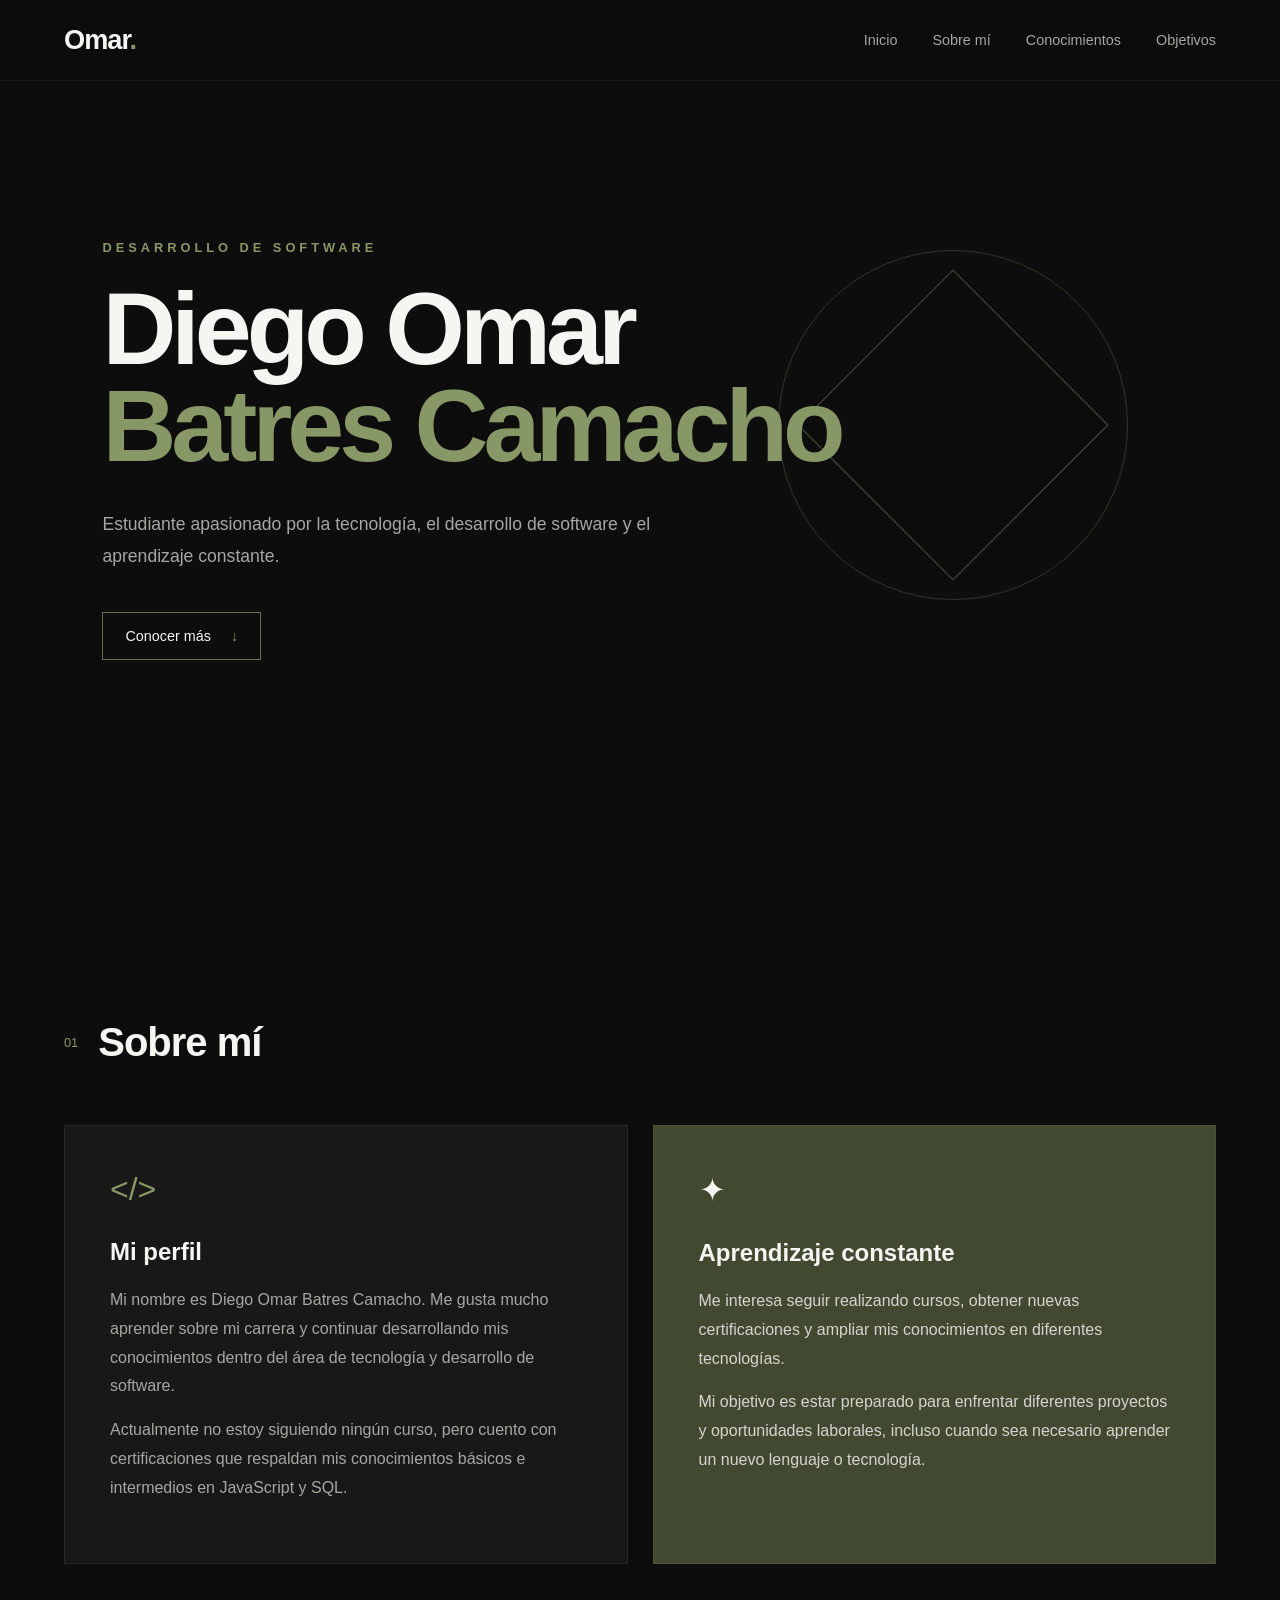
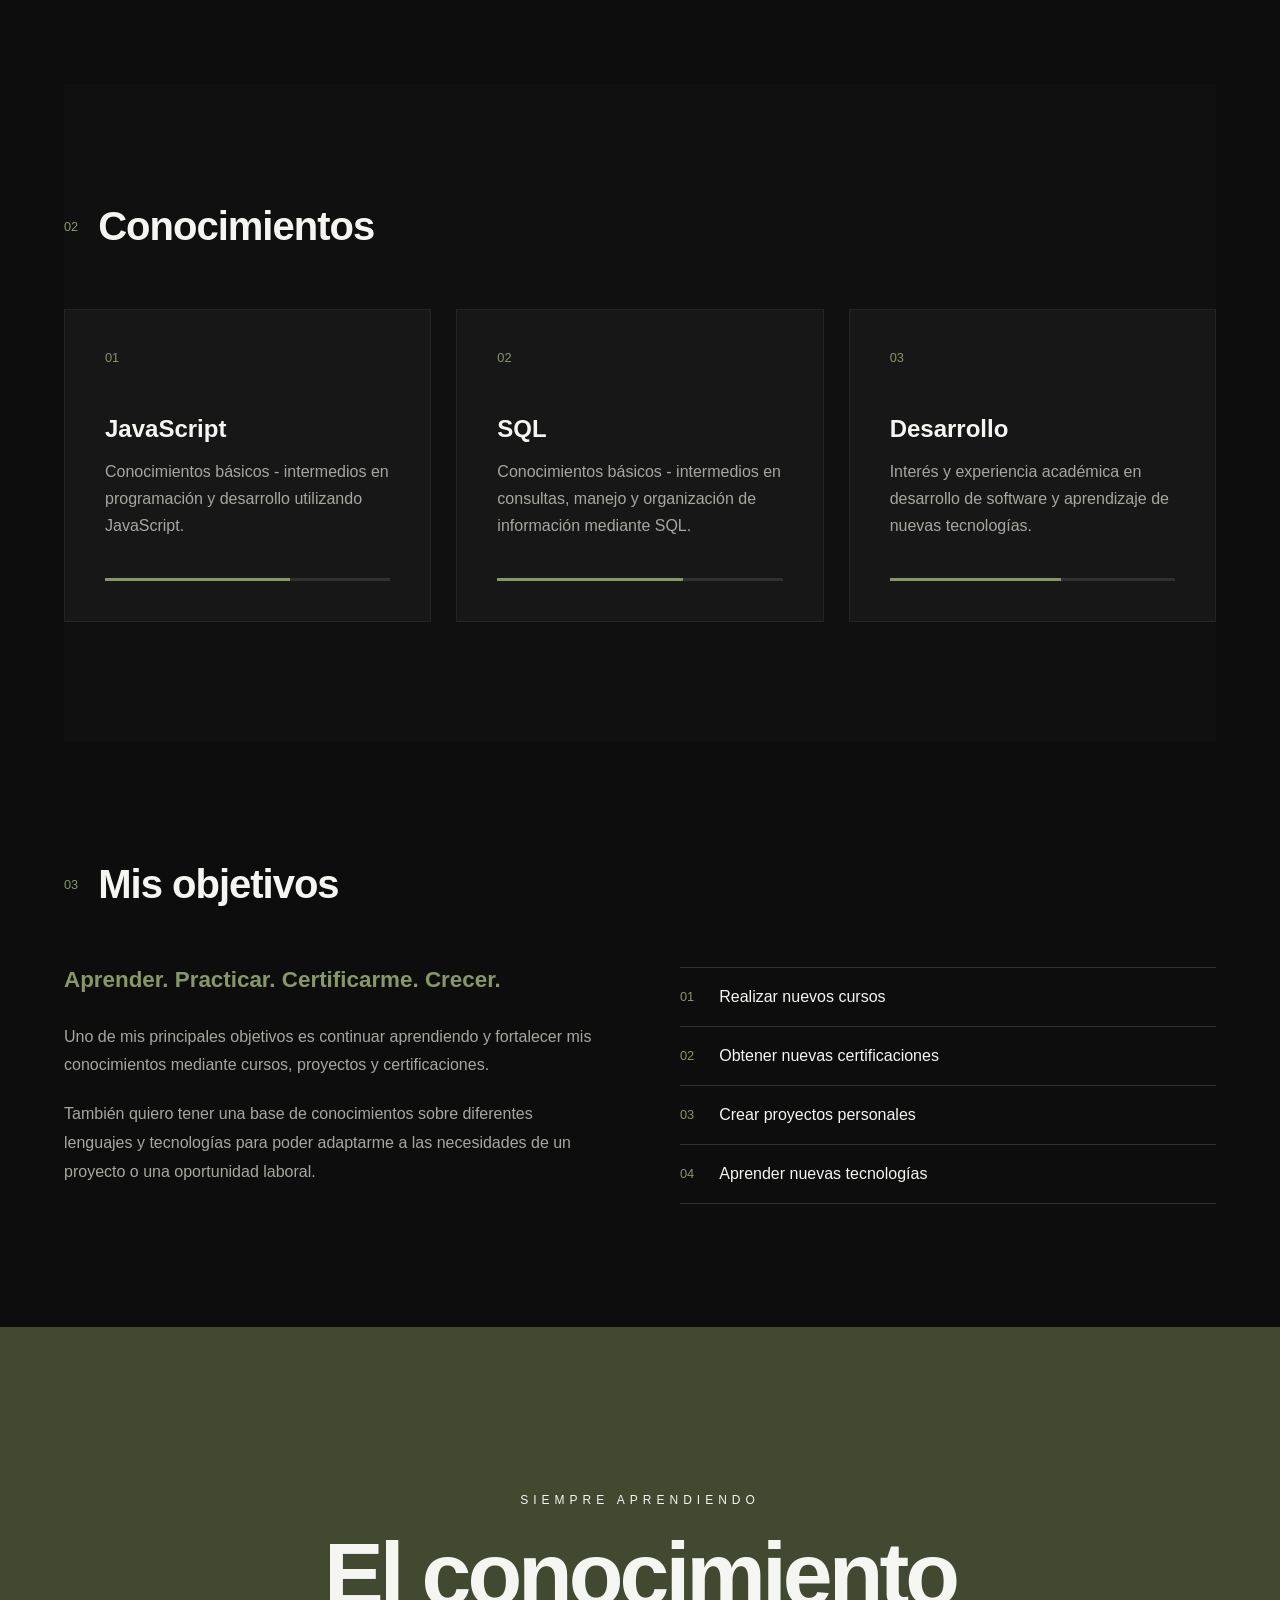
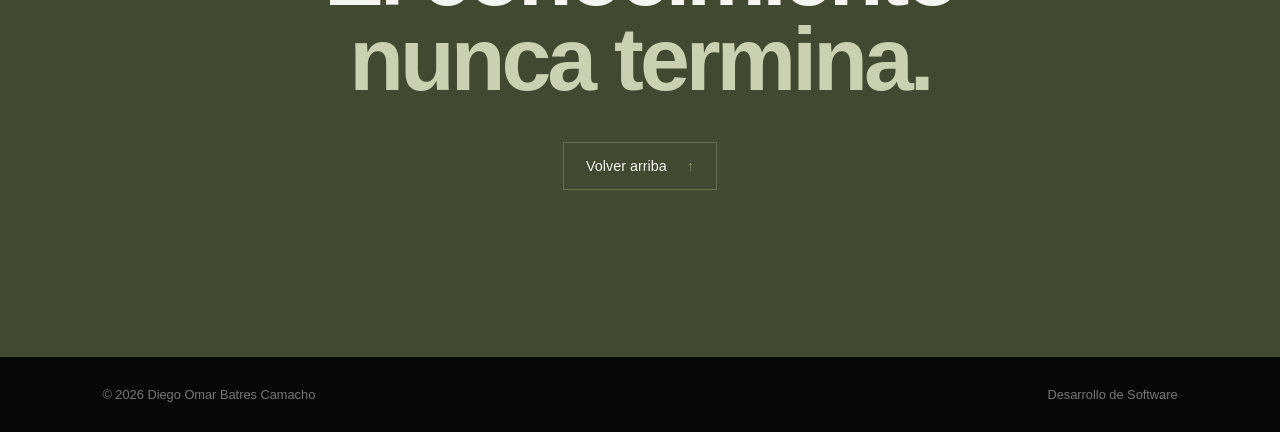
<file: Omar/index.html>
<!DOCTYPE html>
<html lang="es">
<head>
    <meta charset="UTF-8">
    <meta name="viewport" content="width=device-width, initial-scale=1.0">

    <title>Diego Omar Batres Camacho</title>

    <link rel="stylesheet" href="style.css">
</head>

<body>

    <!-- Navegación -->
    <header class="header">
        <nav class="navbar">

            <a href="#inicio" class="logo">
                Omar<span>.</span>
            </a>

            <ul class="nav-links">
                <li><a href="#inicio">Inicio</a></li>
                <li><a href="#sobre-mi">Sobre mí</a></li>
                <li><a href="#conocimientos">Conocimientos</a></li>
                <li><a href="#objetivos">Objetivos</a></li>
            </ul>

            <button class="menu-btn" id="menuBtn">
                ☰
            </button>

        </nav>
    </header>


    <!-- Inicio -->
    <main>

        <section class="hero" id="inicio">

            <div class="hero-content">

                <p class="hero-subtitle">
                    DESARROLLO DE SOFTWARE
                </p>

                <h1>
                    Diego Omar<br>
                    <span>Batres Camacho</span>
                </h1>

                <p class="hero-description">
                    Estudiante apasionado por la tecnología, el desarrollo
                    de software y el aprendizaje constante.
                </p>

                <a href="#sobre-mi" class="main-button">
                    Conocer más
                    <span>↓</span>
                </a>

            </div>

            <div class="hero-decoration">
                <div class="circle"></div>
                <div class="square"></div>
            </div>

        </section>


        <!-- Sobre mí -->
        <section class="section" id="sobre-mi">

            <div class="section-title">
                <span>01</span>
                <h2>Sobre mí</h2>
            </div>

            <div class="about-container">

                <div class="about-card reveal">

                    <div class="card-icon">
                        &lt;/&gt;
                    </div>

                    <h3>Mi perfil</h3>

                    <p>
                        Mi nombre es Diego Omar Batres Camacho. Me gusta
                        mucho aprender sobre mi carrera y continuar
                        desarrollando mis conocimientos dentro del área
                        de tecnología y desarrollo de software.
                    </p>

                    <p>
                        Actualmente no estoy siguiendo ningún curso,
                        pero cuento con certificaciones que respaldan
                        mis conocimientos básicos e intermedios en
                        JavaScript y SQL.
                    </p>

                </div>

                <div class="about-card dark-card reveal">

                    <div class="card-icon">
                        ✦
                    </div>

                    <h3>Aprendizaje constante</h3>

                    <p>
                        Me interesa seguir realizando cursos,
                        obtener nuevas certificaciones y ampliar
                        mis conocimientos en diferentes tecnologías.
                    </p>

                    <p>
                        Mi objetivo es estar preparado para enfrentar
                        diferentes proyectos y oportunidades laborales,
                        incluso cuando sea necesario aprender un nuevo
                        lenguaje o tecnología.
                    </p>

                </div>

            </div>

        </section>


        <!-- Conocimientos -->
        <section class="section knowledge-section" id="conocimientos">

            <div class="section-title">
                <span>02</span>
                <h2>Conocimientos</h2>
            </div>

            <div class="skills-container">

                <div class="skill-card reveal">
                    <div class="skill-number">01</div>

                    <h3>JavaScript</h3>

                    <p>
                        Conocimientos básicos - intermedios en
                        programación y desarrollo utilizando JavaScript.
                    </p>

                    <div class="skill-bar">
                        <div class="skill-progress javascript"></div>
                    </div>
                </div>


                <div class="skill-card reveal">
                    <div class="skill-number">02</div>

                    <h3>SQL</h3>

                    <p>
                        Conocimientos básicos - intermedios en consultas,
                        manejo y organización de información mediante SQL.
                    </p>

                    <div class="skill-bar">
                        <div class="skill-progress sql"></div>
                    </div>
                </div>


                <div class="skill-card reveal">
                    <div class="skill-number">03</div>

                    <h3>Desarrollo</h3>

                    <p>
                        Interés y experiencia académica en desarrollo
                        de software y aprendizaje de nuevas tecnologías.
                    </p>

                    <div class="skill-bar">
                        <div class="skill-progress development"></div>
                    </div>
                </div>

            </div>

        </section>


        <!-- Objetivos -->
        <section class="section objectives-section" id="objetivos">

            <div class="section-title">
                <span>03</span>
                <h2>Mis objetivos</h2>
            </div>

            <div class="objective-content reveal">

                <div class="objective-text">

                    <p class="highlight">
                        Aprender. Practicar. Certificarme. Crecer.
                    </p>

                    <p>
                        Uno de mis principales objetivos es continuar
                        aprendiendo y fortalecer mis conocimientos
                        mediante cursos, proyectos y certificaciones.
                    </p>

                    <p>
                        También quiero tener una base de conocimientos
                        sobre diferentes lenguajes y tecnologías para
                        poder adaptarme a las necesidades de un proyecto
                        o una oportunidad laboral.
                    </p>

                </div>

                <div class="objective-list">

                    <div class="objective-item">
                        <span>01</span>
                        <p>Realizar nuevos cursos</p>
                    </div>

                    <div class="objective-item">
                        <span>02</span>
                        <p>Obtener nuevas certificaciones</p>
                    </div>

                    <div class="objective-item">
                        <span>03</span>
                        <p>Crear proyectos personales</p>
                    </div>

                    <div class="objective-item">
                        <span>04</span>
                        <p>Aprender nuevas tecnologías</p>
                    </div>

                </div>

            </div>

        </section>


        <!-- Cierre -->
        <section class="final-section">

            <div class="final-content reveal">

                <p>SIEMPRE APRENDIENDO</p>

                <h2>
                    El conocimiento<br>
                    <span>nunca termina.</span>
                </h2>

                <a href="#inicio" class="main-button">
                    Volver arriba
                    <span>↑</span>
                </a>

            </div>

        </section>

    </main>


    <footer class="footer">

        <p>
            © 2026 Diego Omar Batres Camacho
        </p>

        <p>
            Desarrollo de Software
        </p>

    </footer>


    <script src="script.js"></script>

</body>
</html>
</file>
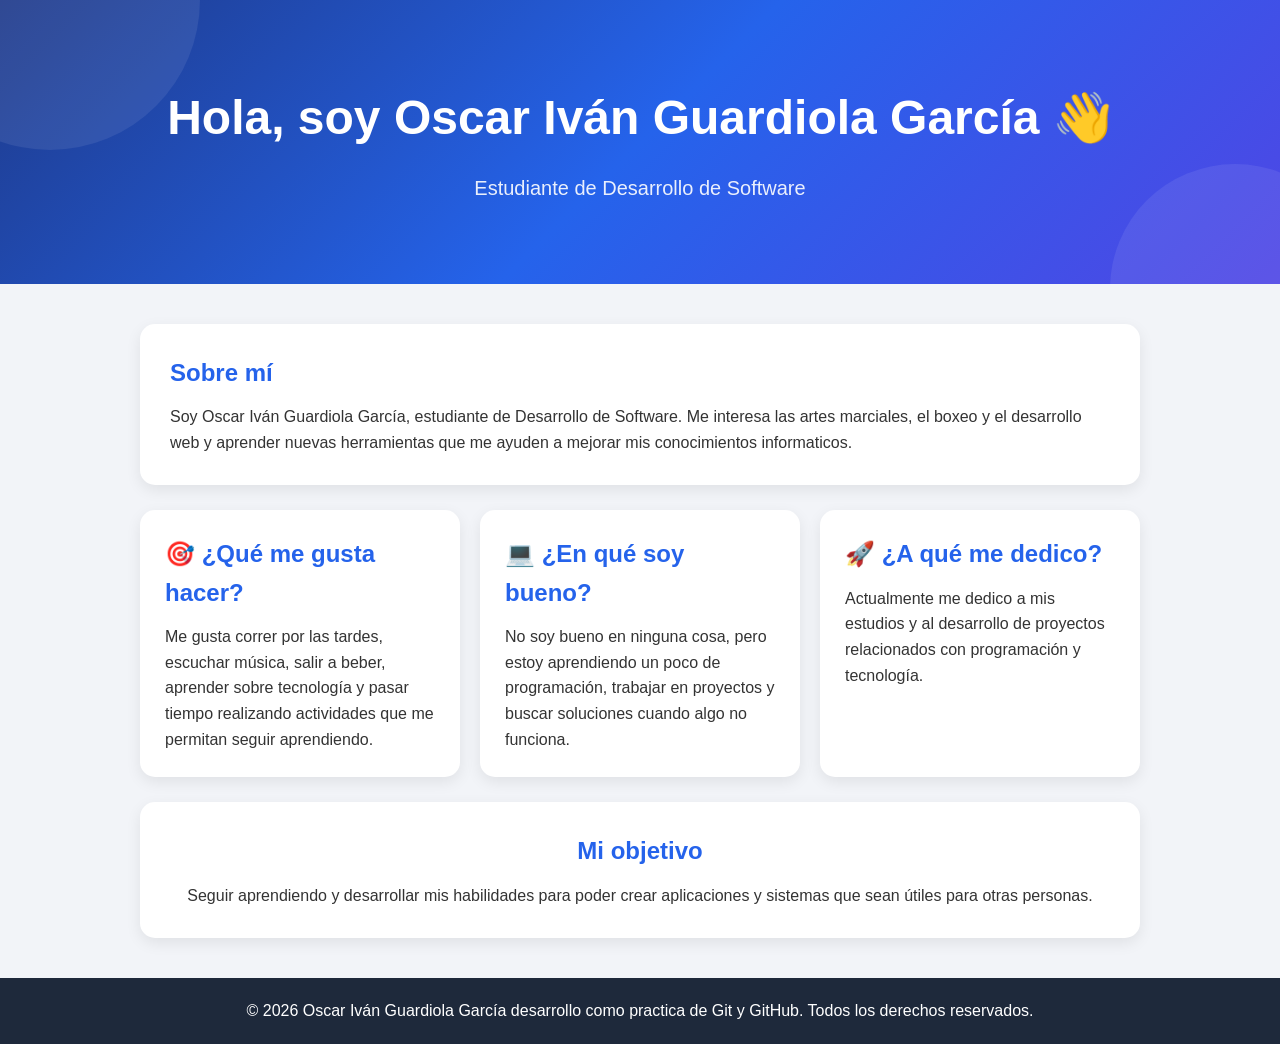
<file: Oscar Garcia/index.html>
<!DOCTYPE html>
<html lang="es">
<head>
    <meta charset="UTF-8">
    <meta name="viewport" content="width=device-width, initial-scale=1.0">
    <title>Mi Presentación</title>

    <link rel="stylesheet" href="style.css"> 
</head>

<body>

    <header>
        <h1>Hola, soy Oscar Iván Guardiola García 👋</h1>
        <p>Estudiante de Desarrollo de Software</p>
    </header>

    <main>

        <section class="presentacion">
            <h2>Sobre mí</h2>
            <p>
                Soy Oscar Iván Guardiola García, estudiante de Desarrollo de
                Software. Me interesa las artes marciales, el boxeo y el desarrollo web y
                aprender nuevas herramientas que me ayuden a mejorar mis
                conocimientos informaticos.
            </p>
        </section>

        <section class="tarjetas">

            <div class="tarjeta">
                <h2>🎯 ¿Qué me gusta hacer?</h2>
                <p>
                    Me gusta correr por las tardes, escuchar música, salir a beber, aprender sobre
                    tecnología y pasar tiempo realizando actividades que me
                    permitan seguir aprendiendo.
                </p>
            </div>

            <div class="tarjeta">
                <h2>💻 ¿En qué soy bueno?</h2>
                <p>
                    No soy bueno en ninguna cosa, pero estoy aprendiendo un poco de programación,
                    trabajar en proyectos y buscar soluciones cuando algo
                    no funciona.
                </p>
            </div>

            <div class="tarjeta">
                <h2>🚀 ¿A qué me dedico?</h2>
                <p>
                    Actualmente me dedico a mis estudios y al desarrollo de
                    proyectos relacionados con programación y tecnología.
                </p>
            </div>

        </section>

        <section class="objetivo">
            <h2>Mi objetivo</h2>

            <p>
                Seguir aprendiendo y desarrollar mis habilidades para poder
                crear aplicaciones y sistemas que sean útiles para otras
                personas.
            </p>
        </section>

    </main>

    <footer>
        <p>© 2026 Oscar Iván Guardiola García
            desarrollo como practica de Git y GitHub. Todos los derechos reservados.
        </p>
    </footer> 

</body>
</html>
</file>
<file: Omar/style.css>
/* =========================
   VARIABLES
========================= */

:root {
    --olive: #66734a;
    --olive-light: #879866;
    --olive-dark: #414a30;

    --black: #0d0d0d;
    --black-soft: #151515;

    --white: #f5f5f2;
    --gray: #a7a7a1;

    --transition: 0.4s ease;
}


/* =========================
   GENERAL
========================= */

* {
    margin: 0;
    padding: 0;
    box-sizing: border-box;
}

html {
    scroll-behavior: smooth;
}

body {
    font-family: Arial, Helvetica, sans-serif;
    background: var(--black);
    color: var(--white);
    overflow-x: hidden;
}

a {
    text-decoration: none;
    color: inherit;
}

button {
    font-family: inherit;
}


/* =========================
   HEADER
========================= */

.header {
    position: fixed;
    top: 0;
    left: 0;

    width: 100%;
    z-index: 1000;

    background: rgba(13, 13, 13, 0.8);
    backdrop-filter: blur(12px);

    border-bottom: 1px solid rgba(255, 255, 255, 0.05);
}

.navbar {
    width: 90%;
    max-width: 1200px;

    margin: auto;

    height: 80px;

    display: flex;
    align-items: center;
    justify-content: space-between;
}

.logo {
    font-size: 1.7rem;
    font-weight: 700;
    letter-spacing: -1px;
}

.logo span {
    color: var(--olive-light);
}

.nav-links {
    display: flex;
    gap: 35px;

    list-style: none;
}

.nav-links a {
    position: relative;

    color: var(--gray);

    font-size: 0.9rem;

    transition: var(--transition);
}

.nav-links a::after {
    content: "";

    position: absolute;

    bottom: -8px;
    left: 0;

    width: 0;
    height: 2px;

    background: var(--olive-light);

    transition: var(--transition);
}

.nav-links a:hover {
    color: var(--white);
}

.nav-links a:hover::after {
    width: 100%;
}

.menu-btn {
    display: none;

    border: none;
    background: none;

    color: var(--white);

    font-size: 1.5rem;

    cursor: pointer;
}


/* =========================
   HERO
========================= */

.hero {
    position: relative;

    min-height: 100vh;

    display: flex;
    align-items: center;

    padding: 120px 8%;

    overflow: hidden;
}

.hero-content {
    position: relative;
    z-index: 2;

    max-width: 850px;
}

.hero-subtitle {
    color: var(--olive-light);

    font-size: 0.8rem;
    font-weight: bold;

    letter-spacing: 4px;

    margin-bottom: 25px;

    animation: fadeUp 1s ease forwards;
}

.hero h1 {
    font-size: clamp(3.5rem, 8vw, 7rem);

    line-height: 0.95;

    letter-spacing: -5px;

    margin-bottom: 35px;

    animation: fadeUp 1s ease 0.15s both;
}

.hero h1 span {
    color: var(--olive-light);
}

.hero-description {
    max-width: 600px;

    color: var(--gray);

    font-size: 1.1rem;
    line-height: 1.8;

    margin-bottom: 40px;

    animation: fadeUp 1s ease 0.3s both;
}


/* =========================
   BUTTON
========================= */

.main-button {
    display: inline-flex;
    align-items: center;
    gap: 20px;

    padding: 15px 22px;

    border: 1px solid var(--olive);

    color: var(--white);

    font-size: 0.9rem;

    transition: var(--transition);

    animation: fadeUp 1s ease 0.45s both;
}

.main-button span {
    color: var(--olive-light);

    transition: var(--transition);
}

.main-button:hover {
    background: var(--olive);

    transform: translateY(-4px);

    box-shadow: 0 15px 30px rgba(102, 115, 74, 0.2);
}

.main-button:hover span {
    transform: translateY(3px);
}


/* =========================
   DECORACIÓN HERO
========================= */

.hero-decoration {
    position: absolute;

    right: 8%;
    top: 50%;

    transform: translateY(-50%);

    width: 400px;
    height: 400px;
}

.circle {
    position: absolute;

    width: 350px;
    height: 350px;

    border-radius: 50%;

    border: 1px solid var(--olive);

    opacity: 0.4;

    animation: rotate 20s linear infinite;
}

.square {
    position: absolute;

    width: 220px;
    height: 220px;

    top: 65px;
    left: 65px;

    border: 1px solid var(--olive-light);

    transform: rotate(45deg);

    opacity: 0.5;

    animation: floating 5s ease-in-out infinite;
}


/* =========================
   SECCIONES
========================= */

.section {
    width: 90%;
    max-width: 1200px;

    margin: auto;

    padding: 120px 0;
}

.section-title {
    display: flex;
    align-items: center;
    gap: 20px;

    margin-bottom: 60px;
}

.section-title span {
    color: var(--olive-light);

    font-size: 0.8rem;
}

.section-title h2 {
    font-size: 2.5rem;

    letter-spacing: -1px;
}


/* =========================
   SOBRE MI
========================= */

.about-container {
    display: grid;

    grid-template-columns: 1fr 1fr;

    gap: 25px;
}

.about-card {
    padding: 45px;

    background: #181818;

    border: 1px solid rgba(255, 255, 255, 0.06);

    transition: var(--transition);
}

.about-card:hover {
    transform: translateY(-8px);

    border-color: var(--olive);
}

.dark-card {
    background: var(--olive-dark);
}

.card-icon {
    color: var(--olive-light);

    font-size: 2rem;

    margin-bottom: 30px;
}

.dark-card .card-icon {
    color: var(--white);
}

.about-card h3 {
    font-size: 1.5rem;

    margin-bottom: 20px;
}

.about-card p {
    color: var(--gray);

    line-height: 1.8;

    margin-bottom: 15px;
}

.dark-card p {
    color: #d5d5d0;
}


/* =========================
   CONOCIMIENTOS
========================= */

.knowledge-section {
    background: #101010;
}

.skills-container {
    display: grid;

    grid-template-columns: repeat(3, 1fr);

    gap: 25px;
}

.skill-card {
    padding: 40px;

    background: #171717;

    border: 1px solid rgba(255, 255, 255, 0.05);

    transition: var(--transition);
}

.skill-card:hover {
    transform: translateY(-8px);

    border-color: var(--olive);
}

.skill-number {
    color: var(--olive-light);

    font-size: 0.8rem;

    margin-bottom: 50px;
}

.skill-card h3 {
    font-size: 1.5rem;

    margin-bottom: 15px;
}

.skill-card p {
    color: var(--gray);

    line-height: 1.7;

    min-height: 90px;
}

.skill-bar {
    width: 100%;
    height: 3px;

    margin-top: 30px;

    background: #303030;

    overflow: hidden;
}

.skill-progress {
    height: 100%;

    width: 0;

    background: var(--olive-light);

    transition: width 1.5s ease;
}

.skill-progress.javascript {
    --progress: 65%;
}

.skill-progress.sql {
    --progress: 65%;
}

.skill-progress.development {
    --progress: 60%;
}


/* =========================
   OBJETIVOS
========================= */

.objective-content {
    display: grid;

    grid-template-columns: 1fr 1fr;

    gap: 80px;
}

.objective-text {
    max-width: 600px;
}

.highlight {
    color: var(--olive-light);

    font-size: 1.4rem;
    font-weight: bold;

    margin-bottom: 30px;
}

.objective-text p:not(.highlight) {
    color: var(--gray);

    line-height: 1.8;

    margin-bottom: 20px;
}

.objective-list {
    border-top: 1px solid #303030;
}

.objective-item {
    display: flex;
    align-items: center;
    gap: 25px;

    padding: 20px 0;

    border-bottom: 1px solid #303030;
}

.objective-item span {
    color: var(--olive-light);

    font-size: 0.8rem;
}

.objective-item p {
    color: var(--white);
}


/* =========================
   FINAL
========================= */

.final-section {
    min-height: 70vh;

    display: flex;
    align-items: center;
    justify-content: center;

    text-align: center;

    padding: 100px 20px;

    background: var(--olive-dark);
}

.final-content p {
    letter-spacing: 5px;

    font-size: 0.75rem;

    margin-bottom: 25px;
}

.final-content h2 {
    font-size: clamp(3rem, 7vw, 6rem);

    line-height: 0.95;

    letter-spacing: -4px;

    margin-bottom: 40px;
}

.final-content h2 span {
    color: #c9d1b2;
}


/* =========================
   FOOTER
========================= */

.footer {
    display: flex;
    justify-content: space-between;

    padding: 30px 8%;

    background: #080808;

    color: #777;

    font-size: 0.8rem;
}


/* =========================
   ANIMACIONES
========================= */

@keyframes fadeUp {

    from {
        opacity: 0;
        transform: translateY(30px);
    }

    to {
        opacity: 1;
        transform: translateY(0);
    }

}

@keyframes floating {

    0%,
    100% {
        transform: rotate(45deg) translateY(0);
    }

    50% {
        transform: rotate(45deg) translateY(-20px);
    }

}

@keyframes rotate {

    from {
        transform: rotate(0deg);
    }

    to {
        transform: rotate(360deg);
    }

}


/* =========================
   REVEAL
========================= */

.reveal {
    opacity: 0;

    transform: translateY(40px);

    transition: opacity 0.8s ease,
                transform 0.8s ease;
}

.reveal.active {
    opacity: 1;

    transform: translateY(0);
}


/* =========================
   RESPONSIVE
========================= */

@media (max-width: 900px) {

    .hero-decoration {
        opacity: 0.2;

        right: -100px;
    }

    .about-container,
    .objective-content {
        grid-template-columns: 1fr;
    }

    .skills-container {
        grid-template-columns: 1fr;
    }

}


@media (max-width: 700px) {

    .navbar {
        height: 70px;
    }

    .menu-btn {
        display: block;
    }

    .nav-links {
        position: absolute;

        top: 70px;
        left: 0;

        width: 100%;

        padding: 25px;

        background: rgba(13, 13, 13, 0.98);

        flex-direction: column;

        gap: 25px;

        transform: translateY(-150%);

        transition: var(--transition);
    }

    .nav-links.active {
        transform: translateY(0);
    }

    .hero {
        padding: 120px 7% 80px;
    }

    .hero h1 {
        font-size: 3.5rem;

        letter-spacing: -3px;
    }

    .section {
        padding: 80px 0;
    }

    .section-title h2 {
        font-size: 2rem;
    }

    .about-card,
    .skill-card {
        padding: 30px;
    }

    .footer {
        flex-direction: column;

        gap: 10px;
    }

}
</file>
<file: Oscar Garcia/style.css>
* {
    margin: 0;
    padding: 0;
    box-sizing: border-box;
}

body {
    font-family: Arial, sans-serif;
    background: #f2f4f8;
    color: #333;
    line-height: 1.6;
}

/* Encabezado */
header {
    background: linear-gradient(135deg, #1e3a8a, #2563eb, #4f46e5);
    color: white;
    text-align: center;
    padding: 80px 20px;
    position: relative;
    overflow: hidden;
}

header::before {
    content: "";
    position: absolute;
    width: 300px;
    height: 300px;
    background: rgba(255, 255, 255, 0.08);
    border-radius: 50%;
    top: -150px;
    left: -100px;
}

header::after {
    content: "";
    position: absolute;
    width: 250px;
    height: 250px;
    background: rgba(255, 255, 255, 0.08);
    border-radius: 50%;
    bottom: -130px;
    right: -80px;
}

header h1 {
    font-size: 48px;
    margin-bottom: 15px;
    position: relative;
    z-index: 1;
}

header p {
    font-size: 20px;
    opacity: 0.9;
    position: relative;
    z-index: 1;
} 

/* Contenido */

main {
    width: 90%;
    max-width: 1000px;
    margin: 40px auto;
}

.presentacion,
.objetivo {
    background: white;
    padding: 30px;
    margin-bottom: 25px;
    border-radius: 15px;
    box-shadow: 0 5px 15px rgba(0, 0, 0, 0.08);
}

h2 {
    color: #2563eb;
    margin-bottom: 12px;
}

/* Tarjetas */

.tarjetas {
    display: grid;
    grid-template-columns: repeat(3, 1fr);
    gap: 20px;
    margin-bottom: 25px;
}

.tarjeta {
    background: white;
    padding: 25px;
    border-radius: 15px;
    box-shadow: 0 5px 15px rgba(0, 0, 0, 0.08);
    transition: transform 0.3s;
}

.tarjeta:hover {
    transform: translateY(-5px);
}

/* Objetivo */

.objetivo {
    text-align: center;
}

/* Pie de página */

footer {
    background: #1e293b;
    color: white;
    text-align: center;
    padding: 20px;
    margin-top: 40px;
}

/* Adaptación para celulares */

@media (max-width: 700px) {

    header h1 {
        font-size: 30px;
    }

    .tarjetas {
        grid-template-columns: 1fr;
    }

    main {
        width: 92%;
    }
}

/* Efectos profesionales para las tarjetas */
.tarjeta {
    transition: transform 0.3s ease, box-shadow 0.3s ease;
}

.tarjeta:hover {
    transform: translateY(-8px);
    box-shadow: 0 15px 30px rgba(0, 0, 0, 0.15);
}

/* Mejor presentación de las secciones */
section {
    transition: transform 0.3s ease;
}   

/* Mejoras para dispositivos móviles */
@media (max-width: 500px) {

    header {
        padding: 60px 15px;
    }

    header h1 {
        font-size: 26px;
    }

    header p {
        font-size: 17px;
    }

    .presentacion,
    .objetivo,
    .tarjeta {
        padding: 20px;
    }

    main {
        width: 94%;
    }
}
</file>
